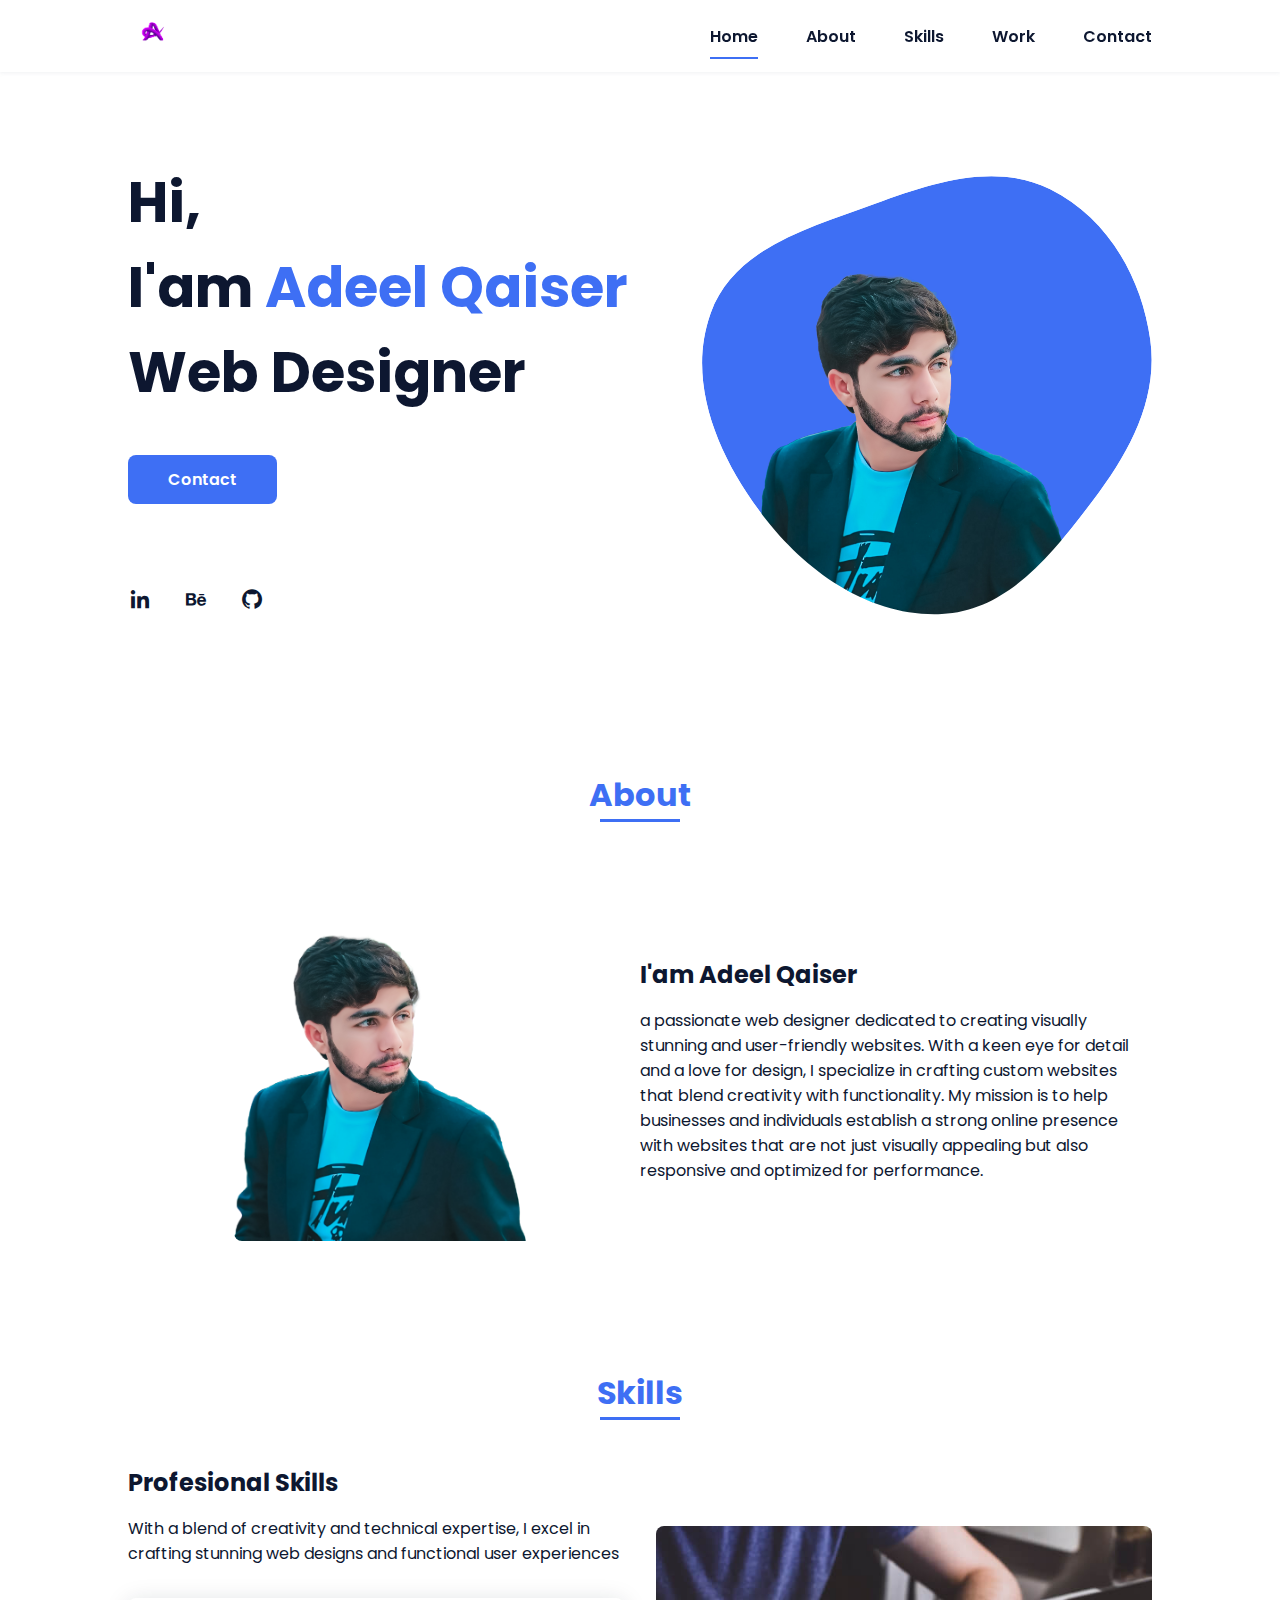
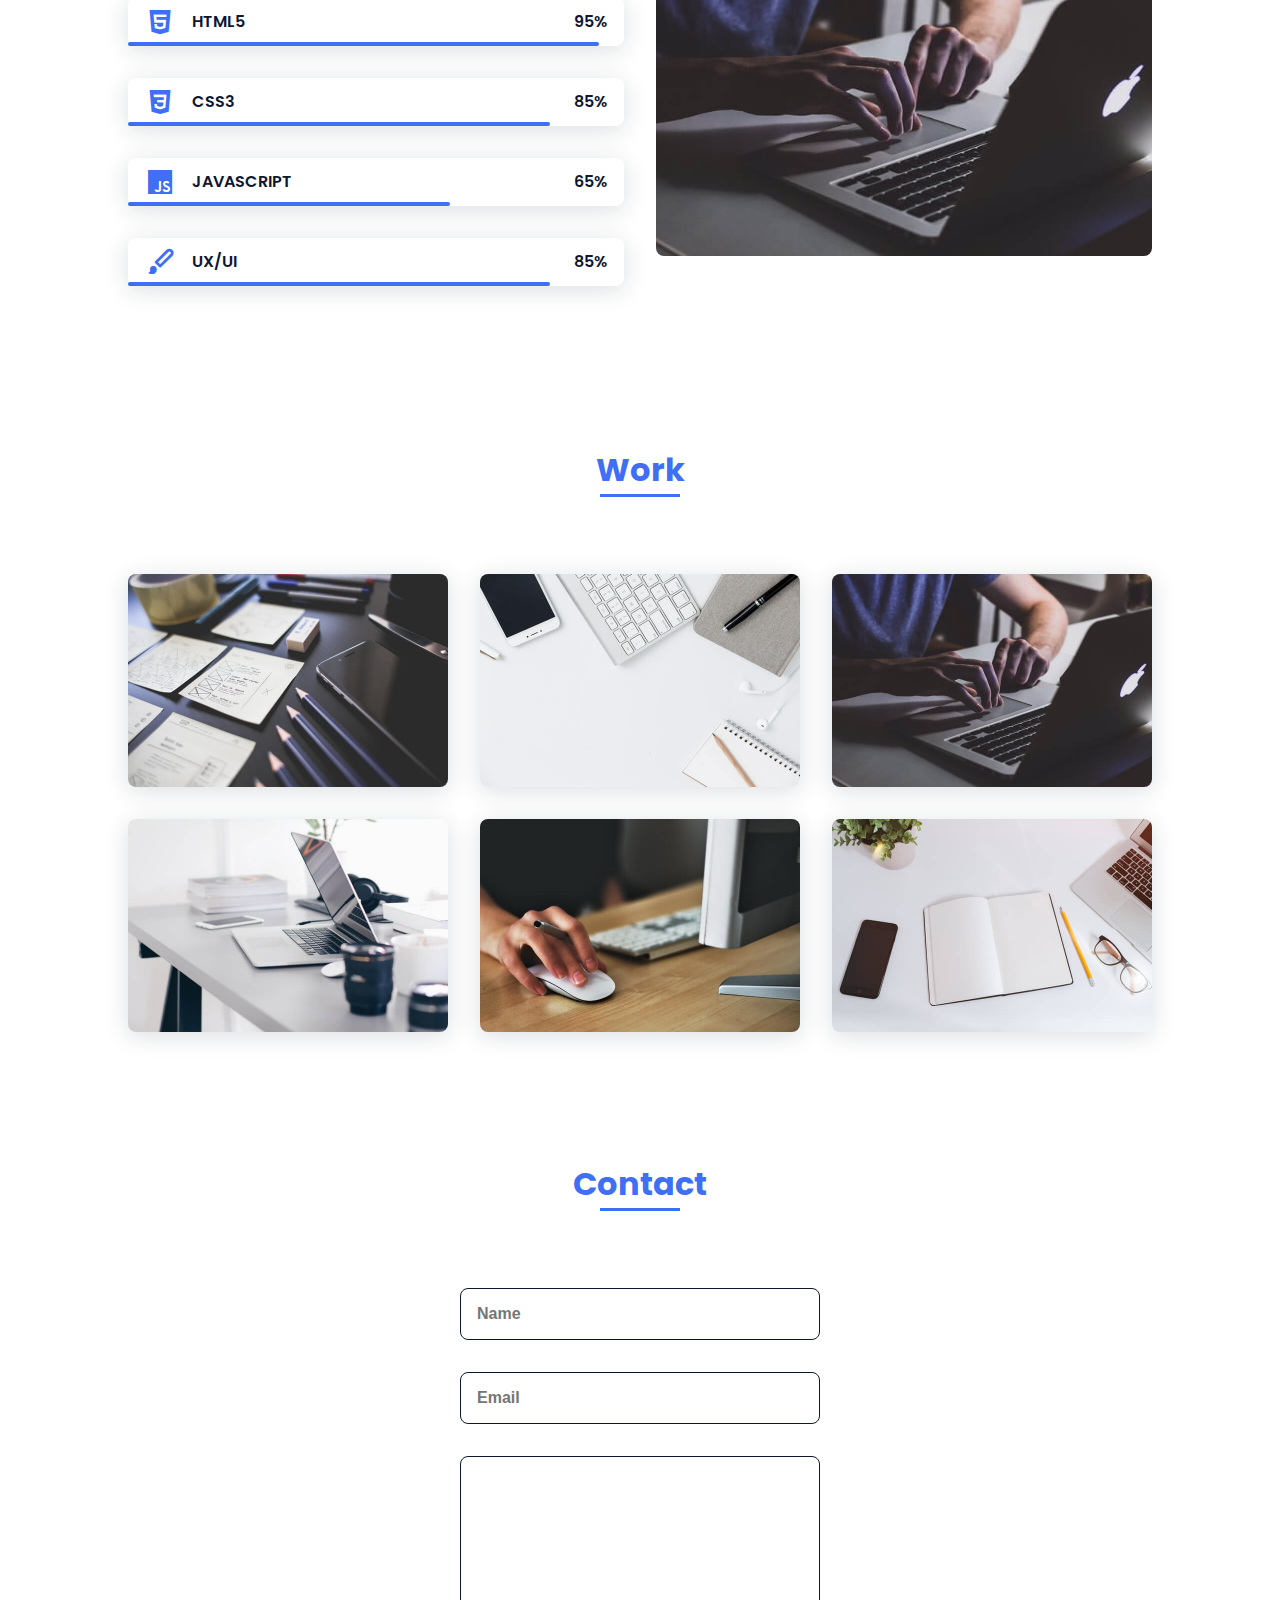
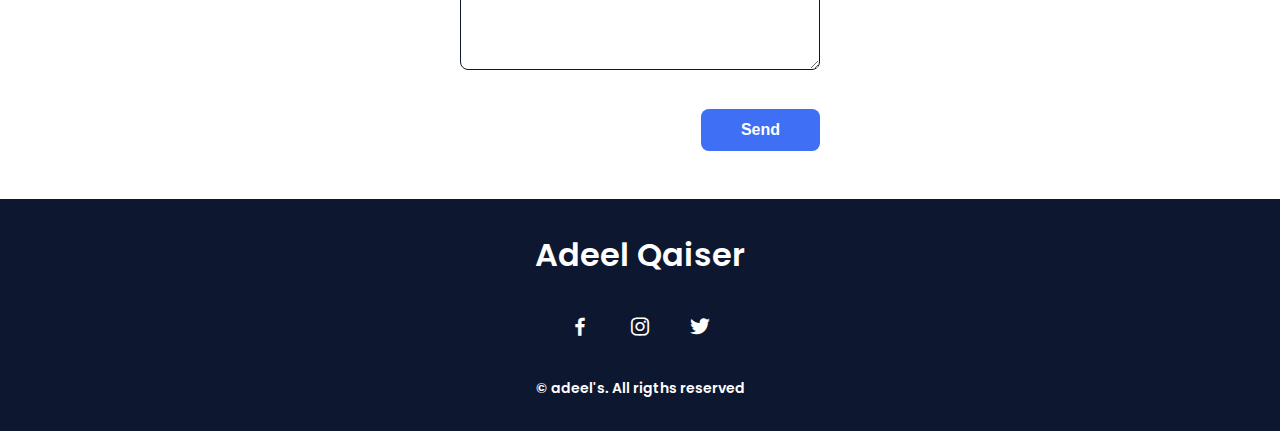
<file: index.html>
<!DOCTYPE html>
<html lang="en">
  <head>
    <meta charset="UTF-8" />
    <meta name="viewport" content="width=device-width, initial-scale=1.0" />

    <link rel="stylesheet" href="assets/css/styles.css" />

    <!-- =====BOX ICONS===== -->
    <link
      href="https://cdn.jsdelivr.net/npm/boxicons@2.0.5/css/boxicons.min.css"
      rel="stylesheet"
    />

    <title>Adeel Qaiser | portfolio</title>
  </head>
  <body>
    <!--===== HEADER =====-->
    <header class="l-header">
      <nav class="nav bd-grid">
        <div>
          <img class="nav__logo" src="./assets/img/logo.png" alt="logo" />
        </div>

        <div class="nav__menu" id="nav-menu">
          <ul class="nav__list">
            <li class="nav__item">
              <a href="#home" class="nav__link active-link">Home</a>
            </li>
            <li class="nav__item">
              <a href="#about" class="nav__link">About</a>
            </li>
            <li class="nav__item">
              <a href="#skills" class="nav__link">Skills</a>
            </li>
            <li class="nav__item">
              <a href="#work" class="nav__link">Work</a>
            </li>
            <li class="nav__item">
              <a href="#contact" class="nav__link">Contact</a>
            </li>
          </ul>
        </div>

        <div class="nav__toggle" id="nav-toggle">
          <i class="bx bx-menu"></i>
        </div>
      </nav>
    </header>

    <main class="l-main">
      <!--===== HOME =====-->
      <section class="home bd-grid" id="home">
        <div class="home__data">
          <h1 class="home__title">
            Hi,<br />I'am <span class="home__title-color">Adeel Qaiser</span
            ><br />
            Web Designer
          </h1>

          <a href="#contact" class="button">Contact</a>
        </div>

        <div class="home__social">
          <a
            href="https://www.linkedin.com/in/adeel-qaiser-7abb40327/"
            class="home__social-icon"
            target="_blank"
            ><i class="bx bxl-linkedin"></i
          ></a>
          <a href="" class="home__social-icon"
            ><i class="bx bxl-behance"></i
          ></a>
          <a href="" class="home__social-icon"><i class="bx bxl-github"></i></a>
        </div>

        <div class="home__img">
          <svg
            class="home__blob"
            viewBox="0 0 479 467"
            xmlns="http://www.w3.org/2000/svg"
            xmlns:xlink="http://www.w3.org/1999/xlink"
          >
            <mask id="mask0" mask-type="alpha">
              <path
                d="M9.19024 145.964C34.0253 76.5814 114.865 54.7299 184.111 29.4823C245.804 6.98884 311.86 -14.9503 370.735 14.143C431.207 44.026 467.948 107.508 477.191 174.311C485.897 237.229 454.931 294.377 416.506 344.954C373.74 401.245 326.068 462.801 255.442 466.189C179.416 469.835 111.552 422.137 65.1576 361.805C17.4835 299.81 -17.1617 219.583 9.19024 145.964Z"
              />
            </mask>
            <g mask="url(#mask0)">
              <path
                d="M9.19024 145.964C34.0253 76.5814 114.865 54.7299 184.111 29.4823C245.804 6.98884 311.86 -14.9503 370.735 14.143C431.207 44.026 467.948 107.508 477.191 174.311C485.897 237.229 454.931 294.377 416.506 344.954C373.74 401.245 326.068 462.801 255.442 466.189C179.416 469.835 111.552 422.137 65.1576 361.805C17.4835 299.81 -17.1617 219.583 9.19024 145.964Z"
              />
              <image
                class="home__blob-img"
                x="50"
                y="60"
                href="assets/img/profile.jpg"
              />
            </g>
          </svg>
        </div>
      </section>

      <!--===== ABOUT =====-->
      <section class="about section" id="about">
        <h2 class="section-title">About</h2>

        <div class="about__container bd-grid">
          <div class="about__img">
            <img src="assets/img/profile.jpg" alt="" />
          </div>

          <div>
            <h2 class="about__subtitle">I'am Adeel Qaiser</h2>
            <p class="about__text">
              a passionate web designer dedicated to creating visually stunning
              and user-friendly websites. With a keen eye for detail and a love
              for design, I specialize in crafting custom websites that blend
              creativity with functionality. My mission is to help businesses
              and individuals establish a strong online presence with websites
              that are not just visually appealing but also responsive and
              optimized for performance.
            </p>
          </div>
        </div>
      </section>

      <!--===== SKILLS =====-->
      <section class="skills section" id="skills">
        <h2 class="section-title">Skills</h2>

        <div class="skills__container bd-grid">
          <div>
            <h2 class="skills__subtitle">Profesional Skills</h2>
            <p class="skills__text">
              With a blend of creativity and technical expertise, I excel in
              crafting stunning web designs and functional user experiences
            </p>
            <div class="skills__data">
              <div class="skills__names">
                <i class="bx bxl-html5 skills__icon"></i>
                <span class="skills__name">HTML5</span>
              </div>
              <div class="skills__bar skills__html"></div>
              <div>
                <span class="skills__percentage">95%</span>
              </div>
            </div>
            <div class="skills__data">
              <div class="skills__names">
                <i class="bx bxl-css3 skills__icon"></i>
                <span class="skills__name">CSS3</span>
              </div>
              <div class="skills__bar skills__css"></div>
              <div>
                <span class="skills__percentage">85%</span>
              </div>
            </div>
            <div class="skills__data">
              <div class="skills__names">
                <i class="bx bxl-javascript skills__icon"></i>
                <span class="skills__name">JAVASCRIPT</span>
              </div>
              <div class="skills__bar skills__js"></div>
              <div>
                <span class="skills__percentage">65%</span>
              </div>
            </div>
            <div class="skills__data">
              <div class="skills__names">
                <i class="bx bxs-paint skills__icon"></i>
                <span class="skills__name">UX/UI</span>
              </div>
              <div class="skills__bar skills__ux"></div>
              <div>
                <span class="skills__percentage">85%</span>
              </div>
            </div>
          </div>

          <div>
            <img src="assets/img/work3.jpg" alt="" class="skills__img" />
          </div>
        </div>
      </section>

      <!--===== WORK =====-->
      <section class="work section" id="work">
        <h2 class="section-title">Work</h2>

        <div class="work__container bd-grid">
          <a
            href="./assets/Calculator/index.html"
            target="_blank"
            class="work__img"
          >
            <img src="assets/img/work1.jpg" alt="" />
          </a>
          <a href="./assets/clock/index.html" target="_blank" class="work__img">
            <img src="assets/img/work2.jpg" alt="" />
          </a>
          <a
            href="./assets/login form/index.html"
            target="_blank"
            class="work__img"
          >
            <img src="assets/img/work3.jpg" alt="" />
          </a>
          <a
            href="./assets/password generator/index.html"
            target="_blank"
            class="work__img"
          >
            <img src="assets/img/work4.jpg" alt="" />
          </a>
          <a
            href="./assets/QR code generator/index.html"
            target="_blank"
            class="work__img"
          >
            <img src="assets/img/work5.jpg" alt="" />
          </a>
          <a
            href="./assets/stopwatch/index.html"
            target="_blank"
            class="work__img"
          >
            <img src="assets/img/work6.jpg" alt="" />
          </a>
        </div>
      </section>

      <!--===== CONTACT =====-->
      <section class="contact section" id="contact">
        <h2 class="section-title">Contact</h2>

        <div class="contact__container bd-grid">
          <form
            action="https://api.web3forms.com/submit"
            class="contact__form"
            method="post"
          >
            <input
              type="hidden"
              name="access_key"
              value="b7c38581-9e52-47dd-a110-87751434730c"
            />
            <input
              type="text"
              placeholder="Name"
              name="full-name"
              class="contact__input"
            />
            <input
              type="mail"
              placeholder="Email"
              name="email"
              class="contact__input"
            />
            <textarea
              name="comment"
              id=""
              cols="0"
              rows="10"
              class="contact__input"
            ></textarea>
            <input type="submit" value="Send" class="contact__button button" />
          </form>
        </div>
      </section>
    </main>

    <!--===== FOOTER =====-->
    <footer class="footer">
      <p class="footer__title">Adeel Qaiser</p>
      <div class="footer__social">
        <a
          href="https://www.facebook.com/adeelkhattak5812"
          target="_blank"
          class="footer__icon"
          ><i class="bx bxl-facebook"></i
        ></a>
        <a
          href="https://www.instagram.com/i_am_adeel_151/"
          target="_blank"
          class="footer__icon"
          ><i class="bx bxl-instagram"></i
        ></a>
        <a href="#" class="footer__icon"><i class="bx bxl-twitter"></i></a>
      </div>
      <p class="footer__copy">&#169; adeel's. All rigths reserved</p>
    </footer>
  </body>
</html>
</file>
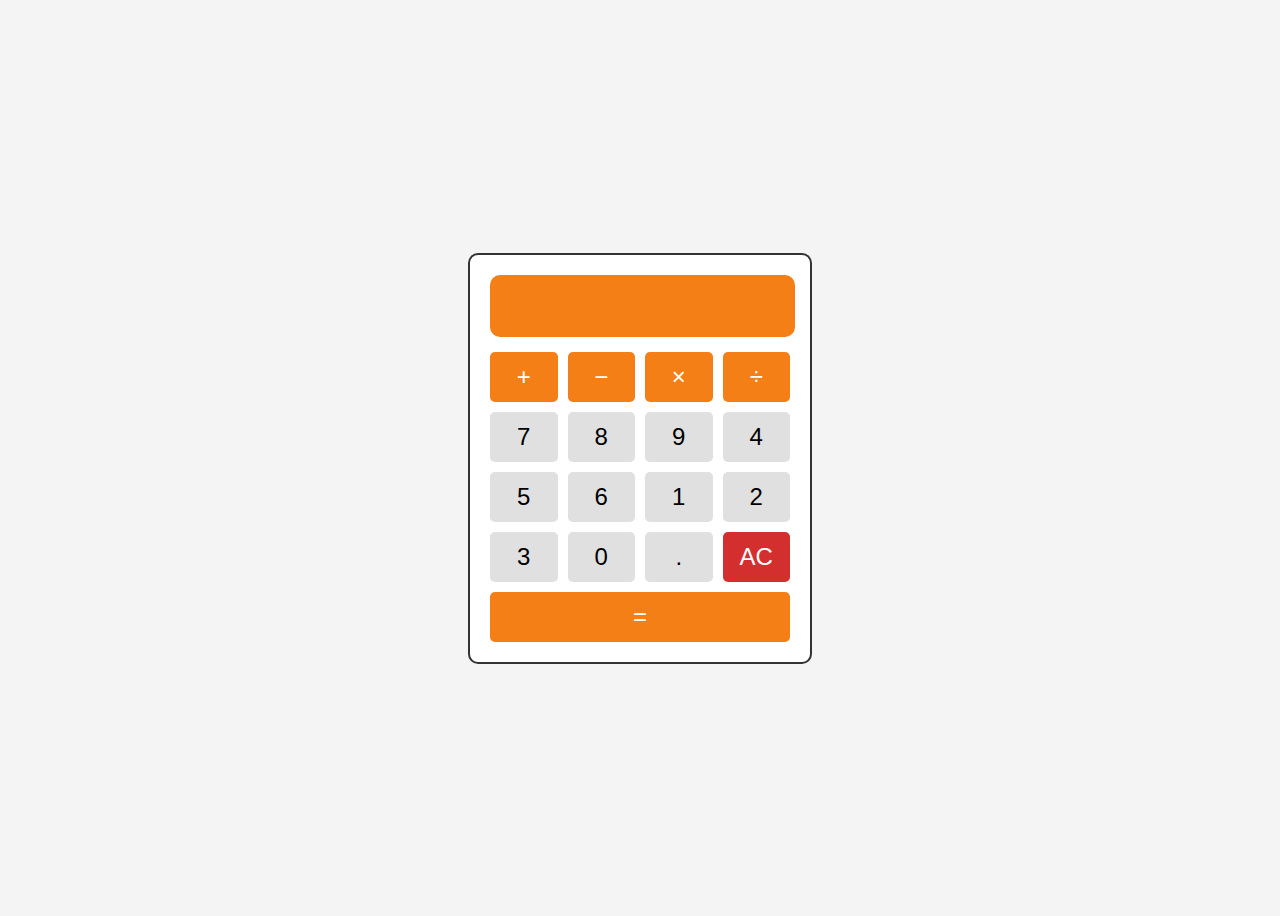
<file: assets/Calculator/index.html>
<!DOCTYPE html>
<html lang="en">
<head>
    <meta charset="UTF-8">
    <meta name="viewport" content="width=device-width, initial-scale=1.0">
    <title>Calculator</title>
    <link rel="stylesheet" href="style.css">
</head>
<body>
    <div class="calculator">
        <input type="text" class="calculator-screen" id="display" disabled />
        <div class="calculator-keys">
            <button type="button" class="operator" value="+">+</button>
            <button type="button" class="operator" value="-">−</button>
            <button type="button" class="operator" value="*">×</button>
            <button type="button" class="operator" value="/">÷</button>

            <button type="button" value="7">7</button>
            <button type="button" value="8">8</button>
            <button type="button" value="9">9</button>

            <button type="button" value="4">4</button>
            <button type="button" value="5">5</button>
            <button type="button" value="6">6</button>

            <button type="button" value="1">1</button>
            <button type="button" value="2">2</button>
            <button type="button" value="3">3</button>

            <button type="button" value="0">0</button>
            <button type="button" class="decimal" value=".">.</button>
            <button type="button" class="all-clear" value="all-clear">AC</button>

            <button type="button" class="equal-sign" value="=">=</button>
        </div>
    </div>

    <script src="script.js"></script>
</body>
</html>
</file>
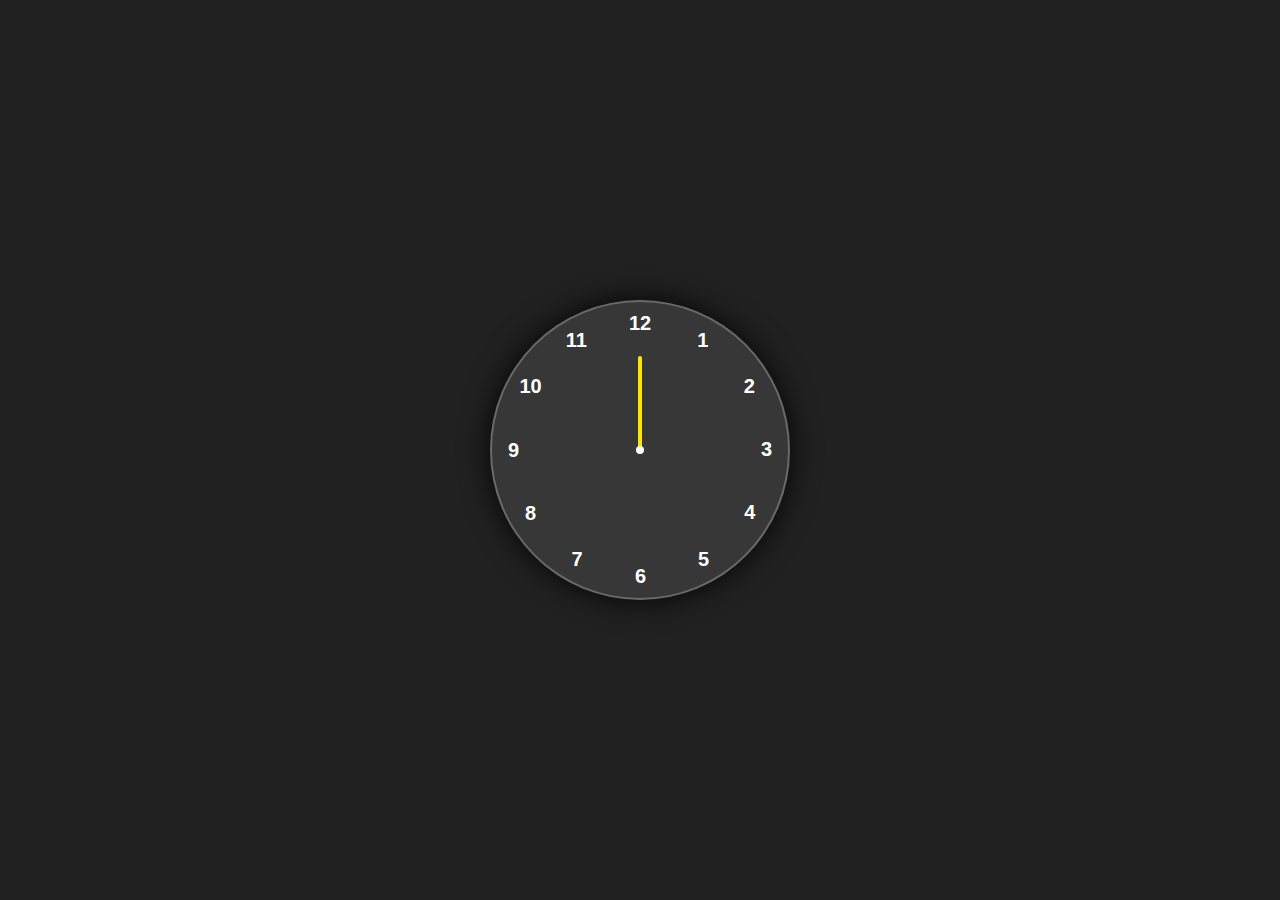
<file: assets/clock/index.html>
<!DOCTYPE html>
<html lang="en">
  <head>
    <meta charset="UTF-8" />
    <meta http-equiv="X-UA-Compatible" content="IE=edge" />
    <meta name="viewport" content="width=device-width, initial-scale=1.0" />
    <link rel="stylesheet" href="style.css" />
    <title>Analog Clock</title>
  </head>

  <body>
    <div class="container">
      <div class="clock">
        <div style="--clr: #02d9ff; --h: 74px" id="hour" class="hand">
          <i></i>
        </div>
        <div style="--clr: #ff0ebf; --h: 84px" id="min" class="hand">
          <i></i>
        </div>
        <div style="--clr: #fce700; --h: 94px" id="sec" class="hand">
          <i></i>
        </div>

        <span style="--i: 1"><b>1</b></span>
        <span style="--i: 2"><b>2</b></span>
        <span style="--i: 3"><b>3</b></span>
        <span style="--i: 4"><b>4</b></span>
        <span style="--i: 5"><b>5</b></span>
        <span style="--i: 6"><b>6</b></span>
        <span style="--i: 7"><b>7</b></span>
        <span style="--i: 8"><b>8</b></span>
        <span style="--i: 9"><b>9</b></span>
        <span style="--i: 10"><b>10</b></span>
        <span style="--i: 11"><b>11</b></span>
        <span style="--i: 12"><b>12</b></span>
      </div>
    </div>

    <script src="script.js"></script>
  </body>
</html>
</file>
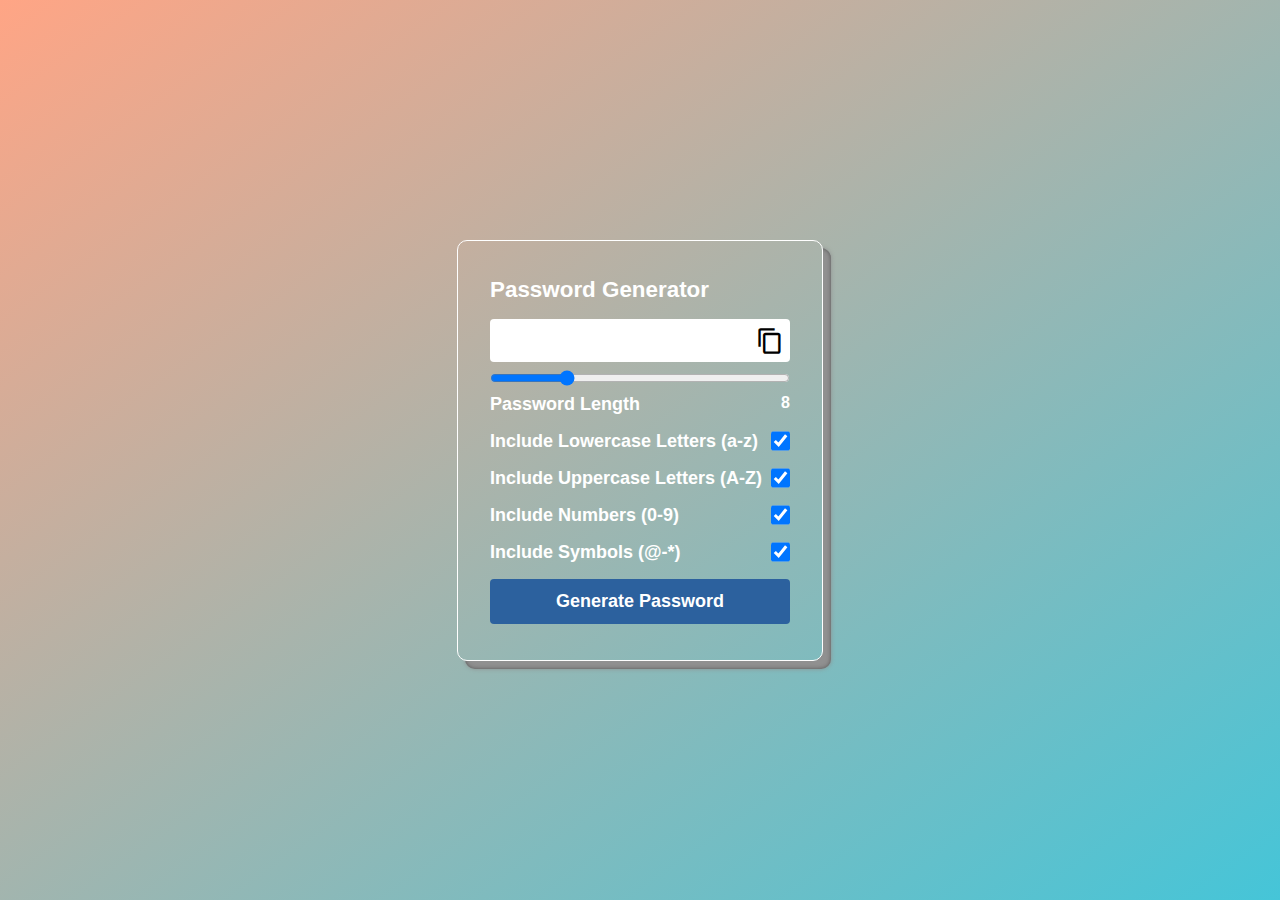
<file: assets/password generator/index.html>
<!DOCTYPE html>
<html lang="en">
  <head>
    <meta charset="UTF-8" />
    <meta http-equiv="X-UA-Compatible" content="IE=edge" />
    <meta name="viewport" content="width=device-width, initial-scale=1.0" />
    <link rel="stylesheet" href="style.css" />
    <link
      href="https://fonts.googleapis.com/icon?family=Material+Icons"
      rel="stylesheet"
    />

    <title>Password Generator | JavaScript Project</title>
  </head>
  <body>
    <div class="container">
      <h1>Password Generator</h1>

      <div class="inputBox">
        <input type="text" class="passBox" id="passBox" disabled />
        <span class="material-icons" id="copyIcon">content_copy</span>
      </div>

      <input type="range" min="1" max="30" value="8" id="inputSlider" />

      <div class="row">
        <p>Password Length</p>
        <span id="sliderValue"></span>
      </div>

      <div class="row">
        <label for="lowercase">Include Lowercase Letters (a-z)</label>
        <input type="checkbox" name="lowercase" id="lowercase" checked/>
      </div>

      <div class="row">
        <label for="uppercase">Include Uppercase Letters (A-Z)</label>
        <input type="checkbox" name="uppercase" id="uppercase" checked/>
      </div>

      <div class="row">
        <label for="numbers">Include Numbers (0-9)</label>
        <input type="checkbox" name="numbers" id="numbers" checked/>
      </div>

      <div class="row">
        <label for="symbols">Include Symbols (@-*)</label>
        <input type="checkbox" name="symbols" id="symbols" checked/>
      </div>

      <button type="button" class="genBtn" id="genBtn">
        Generate Password
      </button>
    </div>

    <script src="script.js"></script>
  </body>
</html>
</file>
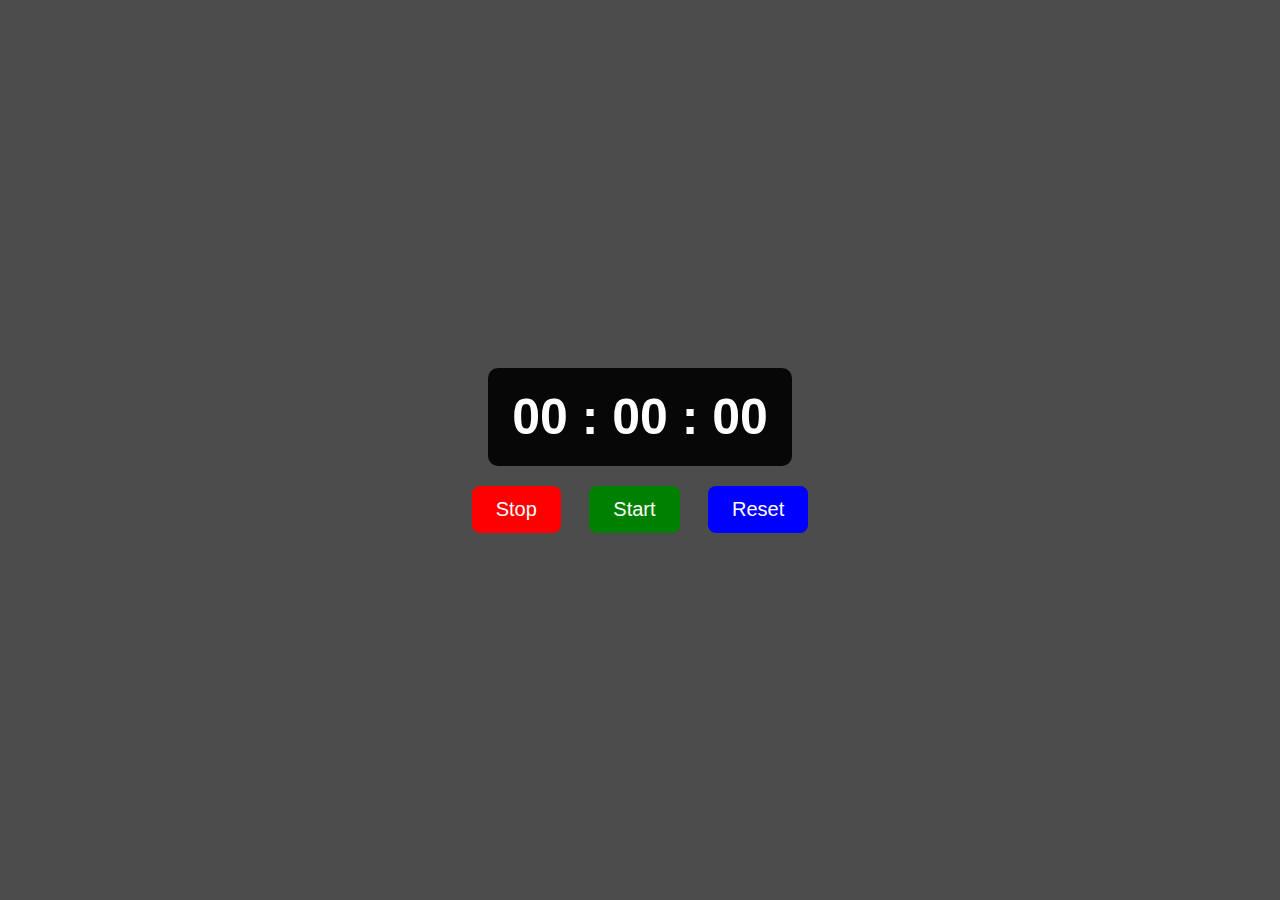
<file: assets/stopwatch/index.html>
<!DOCTYPE html>
<html lang="en">
<head>
    <meta charset="UTF-8">
    <meta http-equiv="X-UA-Compatible" content="IE=edge">
    <meta name="viewport" content="width=device-width, initial-scale=1.0">
    <link rel="stylesheet" href="style.css">
    <title>Stopwatch</title>
</head>
<body>
    <div class="stopwatch">
        <div class="timerDisplay">00 : 00 : 00</div>
    </div>

    <div class="buttons">
        <button id="stopBtn" class="btn" style="--clr:red;">Stop</button>

        <button id="startBtn" class="btn" style="--clr:green">Start</button>

        <button id="resetBtn" class="btn" style="--clr:blue">Reset</button>
    </div>

    <script src="script.js"></script>
</body>
</html>
</file>
<file: assets/css/styles.css>
@import url("https://fonts.googleapis.com/css2?family=Poppins:wght@400;600;700&display=swap");
/*===== VARIABLES CSS =====*/
:root {
  --header-height: 3rem;
  --font-semi: 600;
  --hue-color: 224;
  --first-color: hsl(var(--hue-color), 89%, 60%);
  --second-color: hsl(var(--hue-color), 56%, 12%);
  --body-font: "Poppins", sans-serif;
  --big-font-size: 2rem;
  --h2-font-size: 1.25rem;
  --normal-font-size: .938rem;
  --smaller-font-size: .75rem;
  --mb-2: 1rem;
  --mb-4: 2rem;
  --mb-5: 2.5rem;
  --mb-6: 3rem;
  --z-back: -10;
  --z-fixed: 100;
}
@media screen and (min-width: 968px) {
  :root {
    --big-font-size: 3.5rem;
    --h2-font-size: 2rem;
    --normal-font-size: 1rem;
    --smaller-font-size: .875rem;
  }
}

/*===== BASE =====*/
*, ::before, ::after {
  box-sizing: border-box;
}

html {
  scroll-behavior: smooth;
}

body {
  margin: var(--header-height) 0 0 0;
  font-family: var(--body-font);
  font-size: var(--normal-font-size);
  color: var(--second-color);
}

h1, h2, p {
  margin: 0;
}

ul {
  margin: 0;
  padding: 0;
  list-style: none;
}

a {
  text-decoration: none;
}

img {
  max-width: 100%;
  height: auto;
  display: block;
}

/*===== CLASS CSS ===== */
.section-title {
  position: relative;
  font-size: var(--h2-font-size);
  color: var(--first-color);
  margin-top: var(--mb-2);
  margin-bottom: var(--mb-4);
  text-align: center;
}
.section-title::after {
  position: absolute;
  content: "";
  width: 64px;
  height: 0.18rem;
  left: 0;
  right: 0;
  margin: auto;
  top: 2rem;
  background-color: var(--first-color);
}

.section {
  padding-top: 3rem;
  padding-bottom: 2rem;
}

/*===== LAYOUT =====*/
.bd-grid {
  max-width: 1024px;
  display: grid;
  margin-left: var(--mb-2);
  margin-right: var(--mb-2);
}

.l-header {
  width: 100%;
  position: fixed;
  top: 0;
  left: 0;
  z-index: var(--z-fixed);
  background-color: #fff;
  box-shadow: 0 1px 4px rgba(146, 161, 176, 0.15);
}

/*===== NAV =====*/
.nav {
  height: var(--header-height);
  display: flex;
  justify-content: space-between;
  align-items: center;
  font-weight: var(--font-semi);
}
@media screen and (max-width: 767px) {
  .nav__menu {
    position: fixed;
    top: var(--header-height);
    right: -100%;
    width: 80%;
    height: 100%;
    padding: 2rem;
    background-color: var(--second-color);
    transition: 0.5s;
  }
}
.nav__item {
  margin-bottom: var(--mb-4);
}
.nav__link {
  position: relative;
  color: #fff;
}
.nav__link:hover {
  position: relative;
}
.nav__link:hover::after {
  position: absolute;
  content: "";
  width: 100%;
  height: 0.18rem;
  left: 0;
  top: 2rem;
  background-color: var(--first-color);
}
.nav__logo {
  color: var(--second-color);
  width: 50px;
  border-radius: 50%;
}
.nav__toggle {
  color: var(--second-color);
  font-size: 1.5rem;
  cursor: pointer;
}

/*Active menu*/
.active-link::after {
  position: absolute;
  content: "";
  width: 100%;
  height: 0.18rem;
  left: 0;
  top: 2rem;
  background-color: var(--first-color);
}

/*=== Show menu ===*/
.show {
  right: 0;
}

/*===== HOME =====*/
.home {
  position: relative;
  row-gap: 5rem;
  padding: 4rem 0 5rem;
}
.home__data {
  align-self: center;
}
.home__title {
  font-size: var(--big-font-size);
  margin-bottom: var(--mb-5);
}
.home__title-color {
  color: var(--first-color);
}
.home__social {
  display: flex;
  flex-direction: column;
}
.home__social-icon {
  width: max-content;
  margin-bottom: var(--mb-2);
  font-size: 1.5rem;
  color: var(--second-color);
}
.home__social-icon:hover {
  color: var(--first-color);
}
.home__img {
  position: absolute;
  right: 0;
  bottom: 0;
  width: 260px;
}
.home__blob {
  fill: var(--first-color);
}
.home__blob-img {
  width: 360px;
}

/*BUTTONS*/
.button {
  display: inline-block;
  background-color: var(--first-color);
  color: #fff;
  padding: 0.75rem 2.5rem;
  font-weight: var(--font-semi);
  border-radius: 0.5rem;
  transition: 0.3s;
}
.button:hover {
  box-shadow: 0px 10px 36px rgba(0, 0, 0, 0.35);
  color: var(--first-color);
  background-color: #fff;
}

/* ===== ABOUT =====*/
.about__container {
  row-gap: 2rem;
  text-align: center;
}
.about__subtitle {
  margin-bottom: var(--mb-2);
}
.about__img {
  justify-self: center;
}
.about__img img {
  width: 200px;
  border-radius: 0.5rem;
}

/* ===== SKILLS =====*/
.skills__container {
  row-gap: 2rem;
  text-align: center;
}
.skills__subtitle {
  margin-bottom: var(--mb-2);
}
.skills__text {
  margin-bottom: var(--mb-4);
}
.skills__data {
  display: flex;
  justify-content: space-between;
  align-items: center;
  position: relative;
  font-weight: var(--font-semi);
  padding: 0.5rem 1rem;
  margin-bottom: var(--mb-4);
  border-radius: 0.5rem;
  box-shadow: 0px 4px 25px rgba(14, 36, 49, 0.15);
}
.skills__icon {
  font-size: 2rem;
  margin-right: var(--mb-2);
  color: var(--first-color);
}
.skills__names {
  display: flex;
  align-items: center;
}
.skills__bar {
  position: absolute;
  left: 0;
  bottom: 0;
  background-color: var(--first-color);
  height: 0.25rem;
  border-radius: 0.5rem;
  z-index: var(--z-back);
}
.skills__html {
  width: 95%;
}
.skills__css {
  width: 85%;
}
.skills__js {
  width: 65%;
}
.skills__ux {
  width: 85%;
}
.skills__img {
  border-radius: 0.5rem;
}

/* ===== WORK =====*/
.work__container {
  row-gap: 2rem;
}
.work__img {
  box-shadow: 0px 4px 25px rgba(14, 36, 49, 0.15);
  border-radius: 0.5rem;
  overflow: hidden;
}
.work__img img {
  transition: 1s;
}
.work__img img:hover {
  transform: scale(1.1);
}

/* ===== CONTACT =====*/
.contact__input {
  width: 100%;
  font-size: var(--normal-font-size);
  font-weight: var(--font-semi);
  padding: 1rem;
  border-radius: 0.5rem;
  border: 1.5px solid var(--second-color);
  outline: none;
  margin-bottom: var(--mb-4);
}
.contact__button {
  display: block;
  border: none;
  outline: none;
  font-size: var(--normal-font-size);
  cursor: pointer;
  margin-left: auto;
}

/* ===== FOOTER =====*/
.footer {
  background-color: var(--second-color);
  color: #fff;
  text-align: center;
  font-weight: var(--font-semi);
  padding: 2rem 0;
}
.footer__title {
  font-size: 2rem;
  margin-bottom: var(--mb-4);
}
.footer__social {
  margin-bottom: var(--mb-4);
}
.footer__icon {
  font-size: 1.5rem;
  color: #fff;
  margin: 0 var(--mb-2);
}
.footer__copy {
  font-size: var(--smaller-font-size);
}

/* ===== MEDIA QUERIES=====*/
@media screen and (max-width: 320px) {
  .home {
    row-gap: 2rem;
  }
  .home__img {
    width: 200px;
  }
}
@media screen and (min-width: 576px) {
  .home {
    padding: 4rem 0 2rem;
  }
  .home__social {
    padding-top: 0;
    padding-bottom: 2.5rem;
    flex-direction: row;
    align-self: flex-end;
  }
  .home__social-icon {
    margin-bottom: 0;
    margin-right: var(--mb-4);
  }
  .home__img {
    width: 300px;
    bottom: 25%;
  }
  .about__container {
    grid-template-columns: repeat(2, 1fr);
    align-items: center;
    text-align: initial;
  }
  .skills__container {
    grid-template-columns: 0.7fr;
    justify-content: center;
    column-gap: 1rem;
  }
  .work__container {
    grid-template-columns: repeat(2, 1fr);
    column-gap: 2rem;
    padding-top: 2rem;
  }
  .contact__form {
    width: 360px;
    padding-top: 2rem;
  }
  .contact__container {
    justify-items: center;
  }
}
@media screen and (min-width: 768px) {
  body {
    margin: 0;
  }
  .section {
    padding-top: 4rem;
    padding-bottom: 3rem;
  }
  .section-title {
    margin-bottom: var(--mb-6);
  }
  .section-title::after {
    width: 80px;
    top: 3rem;
  }
  .nav {
    height: calc(var(--header-height) + 1.5rem);
  }
  .nav__list {
    display: flex;
    padding-top: 0;
  }
  .nav__item {
    margin-left: var(--mb-6);
    margin-bottom: 0;
  }
  .nav__toggle {
    display: none;
  }
  .nav__link {
    color: var(--second-color);
  }
  .home {
    padding: 8rem 0 2rem;
  }
  .home__img {
    width: 400px;
    bottom: 10%;
  }
  .about__container {
    padding-top: 2rem;
  }
  .about__img img {
    width: 300px;
  }
  .skills__container {
    grid-template-columns: repeat(2, 1fr);
    column-gap: 2rem;
    align-items: center;
    text-align: initial;
  }
  .work__container {
    grid-template-columns: repeat(3, 1fr);
    column-gap: 2rem;
  }
}
@media screen and (min-width: 992px) {
  .bd-grid {
    margin-left: auto;
    margin-right: auto;
  }
  .home {
    padding: 10rem 0 2rem;
  }
  .home__img {
    width: 450px;
  }
}
</file>
<file: assets/Calculator/style.css>
body {
    font-family: 'Arial', sans-serif;
    display: flex;
    justify-content: center;
    align-items: center;
    height: 100vh;
    background-color: #f4f4f4;
}

.calculator {
    border: 2px solid #333;
    border-radius: 10px;
    width: 300px; /* Adjust width to better fit buttons */
    padding: 20px;
    background-color: #fff;
}

.calculator-screen {
    width: 95%;
    height: 60px;
    border: none;
    background-color: #f57f17;
    color: #fff;
    font-size: 2rem;
    text-align: right;
    padding-right: 10px;
    padding-left: 10px;
    border-radius: 10px;
    margin-bottom: 15px; /* Reduce margin */
}

.calculator-keys {
    display: grid;
    grid-template-columns: repeat(4, 1fr);
    grid-gap: 10px; /* Creates equal spacing between buttons */
}

button {
    width: 100%; /* Make buttons take full width in grid cells */
    height: 50px;
    font-size: 1.5rem;
    background-color: #e0e0e0;
    border: none;
    border-radius: 5px;
    cursor: pointer;
}
button:hover {
    background: rgb(79, 60, 60);
    transition: 0.3s ease-in-out;
    color: #fff;
}

button.operator {
    background-color: #f57f17;
    color: white;
}
button.operator:hover, button.equal-sign:hover, button.all-clear:hover {
    background: #db039e;
    transition: 0.3s ease-in-out;
}

button.equal-sign {
    background-color: #f57f17;
    color: white;
    grid-column: span 4; /* Spanning all four columns to center align */
    height: 50px;
}

button.all-clear {
    background-color: #d32f2f;
    color: white;
}

button:active {
    background-color: #ccc;
}
</file>
<file: assets/clock/style.css>
*{
    margin: 0;
    padding: 0;
    box-sizing: border-box;
    font-family: sans-serif;
    color: #ffffff;
}

body{
    display: flex;
    justify-content: center;
    align-items: center;
    min-height: 100vh;
    background-color: #212121;
}

.container{
    position: relative;
}

.clock{
    width: 300px;
    height: 300px;
    border-radius: 50%;
    background-color: rgba(255, 255, 255, 0.1);
    border: 2px solid rgba(255, 255, 255, 0.25);
    box-shadow: 0px 0px 30px rgba(0, 0, 0, 0.9);
    display: flex;
    justify-content: center;
    align-items: center;
}

.clock span{
    position: absolute;
    transform: rotate(calc(30deg * var(--i))); 
    inset: 12px;
    text-align: center;
}

.clock span b{
    transform: rotate(calc(-30deg * var(--i)));
    display: inline-block;
    font-size: 20px;
}

.clock::before{
    content: '';
    position: absolute;
    width: 8px;
    height: 8px;
    border-radius: 50%;
    background-color: #fff;
    z-index: 2;
}

.hand{
    position: absolute;
    display: flex;
    justify-content: center;
    align-items: flex-end;
}
.hand i{
    position: absolute;
    background-color: var(--clr);
    width: 4px;
    height: var(--h);
    border-radius: 8px;
}
</file>
<file: assets/password generator/style.css>
*{
    margin: 0;
    padding: 0;
    box-sizing: border-box;
    font-family: sans-serif;
}

body{
    max-width: 100vw;
    min-height: 100vh;
    display: flex;
    justify-content: center;
    align-items: center;
    background: linear-gradient(to right bottom, #ffa585, #45c5d8);
    color: #fff;
    font-weight: 600;
}

.container{
    border: 0.5px solid #fff;
    border-radius: 10px;
    padding: 28px 32px;
    display: flex;
    flex-direction: column;
    background: transparent;
    box-shadow: 8px 8px 4px #909090, 8px 8px 0px #575757;
}

.container h1{
    font-size: 1.4rem;
    margin-block: 8px;
}
.inputBox{
    position: relative;
}

.inputBox span{
    position: absolute;
    top: 16px;
    right: 6px;
    color: #000;
    font-size: 28px;
    cursor: pointer;
    z-index: 2;
}
.passBox{
    background-color: #fff;
    border: none;
    outline: none;
    padding: 10px;
    width: 300px;
    border-radius: 4px;
    font-size: 20px;
    margin-block: 8px;
    text-overflow: ellipsis;
}

.row{
    display: flex;
    margin-block: 8px;
}

.row p, .row label{
    flex-basis: 100%;
    font-size: 18px;
}

.row input[type="checkbox"]{
    width: 20px;
    height: 20px;
}

.genBtn{
    border: none;
    outline: none;
    background-color: #2c619e;
    padding: 12px 24px;
    color: #fff;
    font-size: 18px;
    margin-block: 8px;
    font-weight: 700;
    cursor: pointer;
    border-radius: 4px;
}

.genBtn:hover{
    background-color: #0066ff;
}
</file>
<file: assets/stopwatch/style.css>
*{
    margin: 0;
    padding: 0;
    box-sizing: border-box;
    font-family: Verdana, Geneva, Tahoma, sans-serif;
}

body{
    background-color: rgba(0, 0, 0, 0.7);
    color: #ffffff;
    display: flex;
    justify-content: center;
    align-items: center;
    min-height: 100vh;
    flex-direction: column;
}

.stopwatch{
    background-color: rgba(0, 0, 0, 0.9);
    padding: 20px 24px;
    border-radius: 10px;
}

.timerDisplay{
    font-size: 50px;
    font-weight: 600;
}

.buttons{
    margin-top: 20px;
}

.btn{
    font-size: 20px;
    background: none;
    border: none;
    color: #fff;
    background-color: var(--clr);
    padding: 12px 24px;
    margin-inline: 12px;
    border-radius: 8px;
    cursor: pointer;
}
</file>
